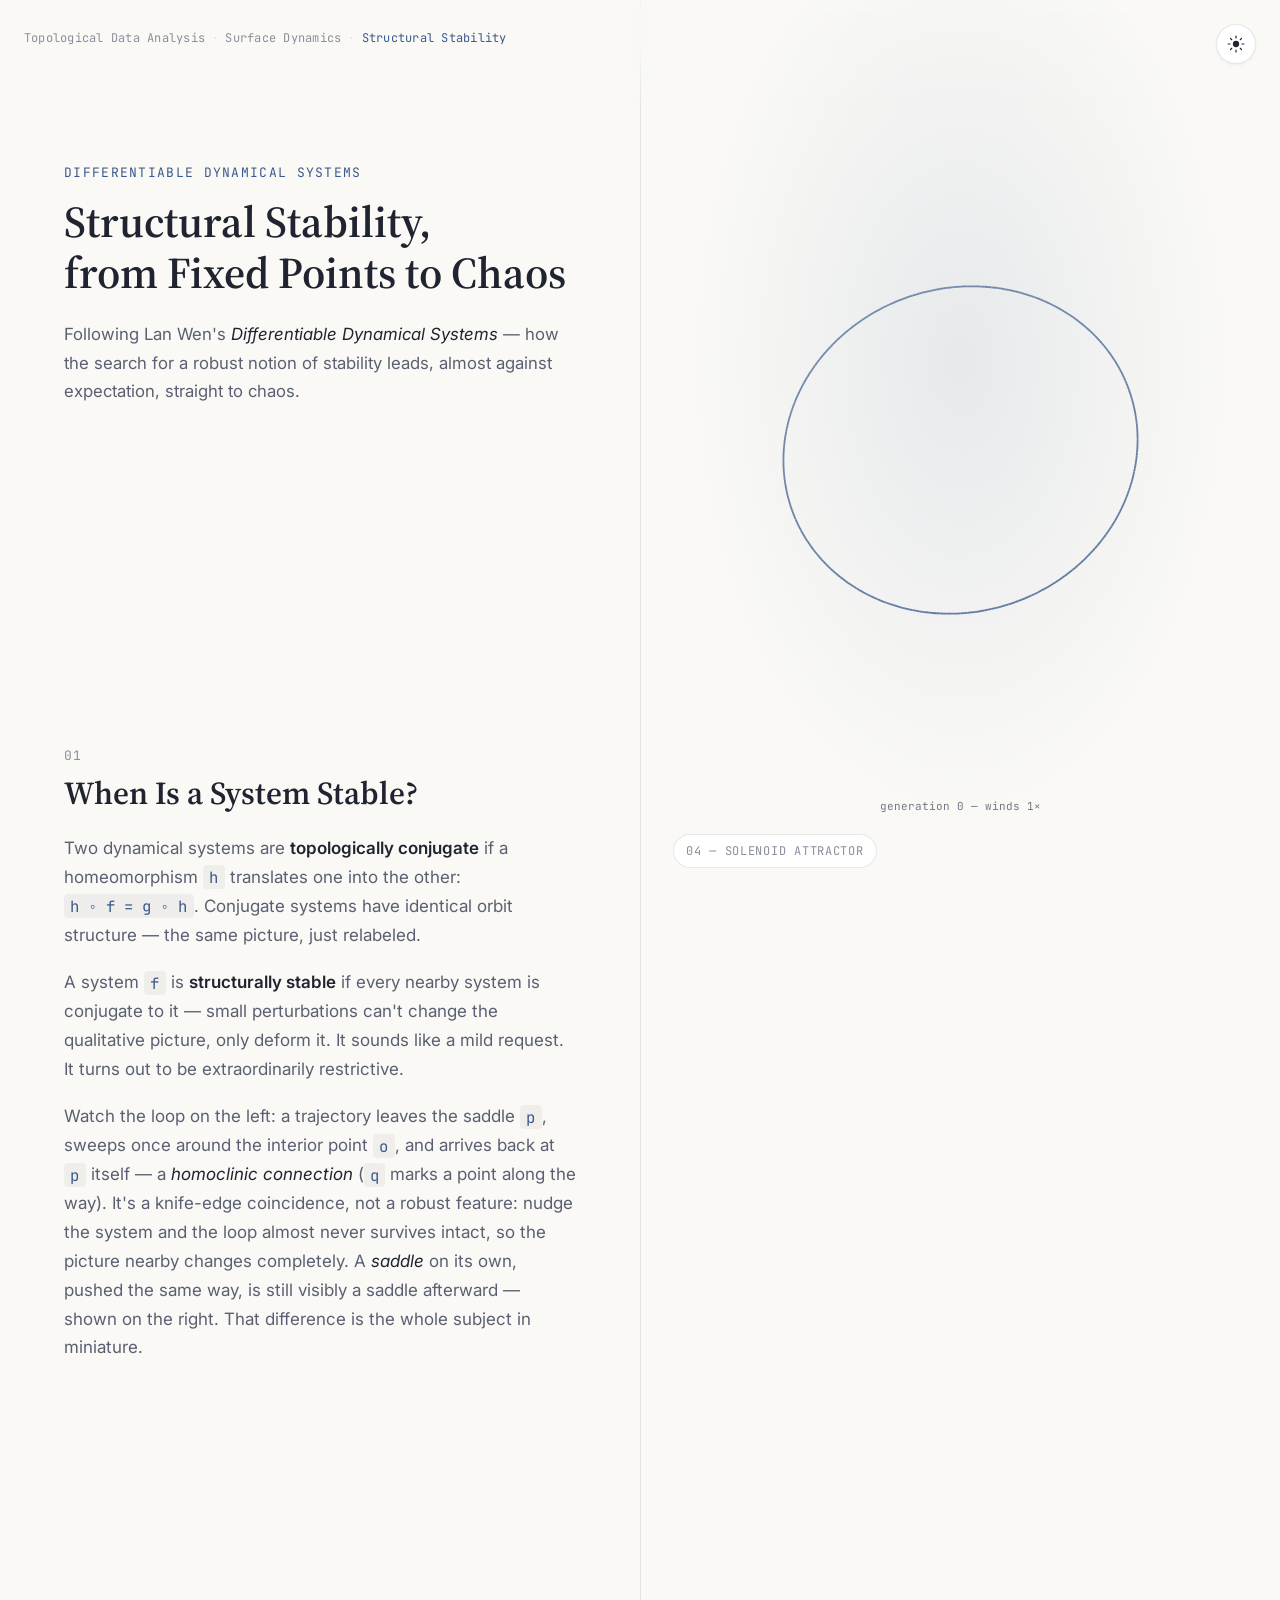
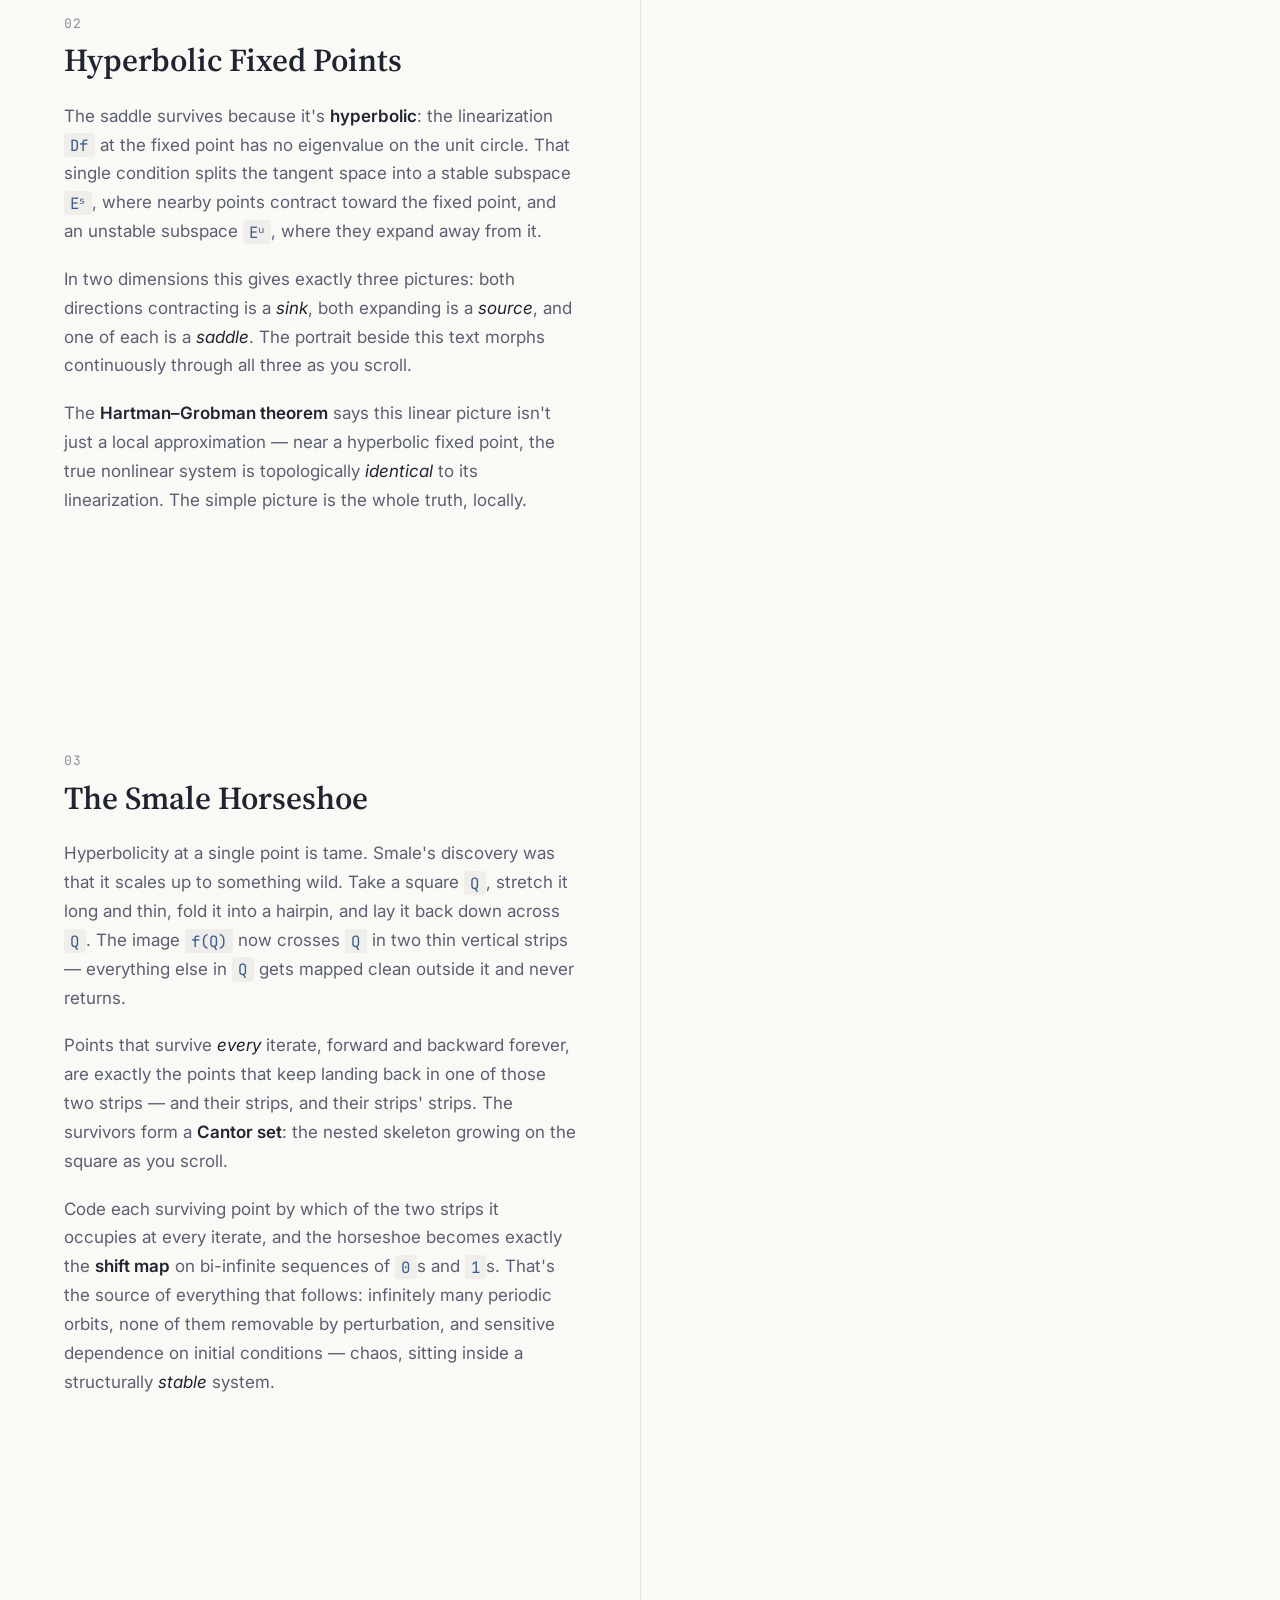
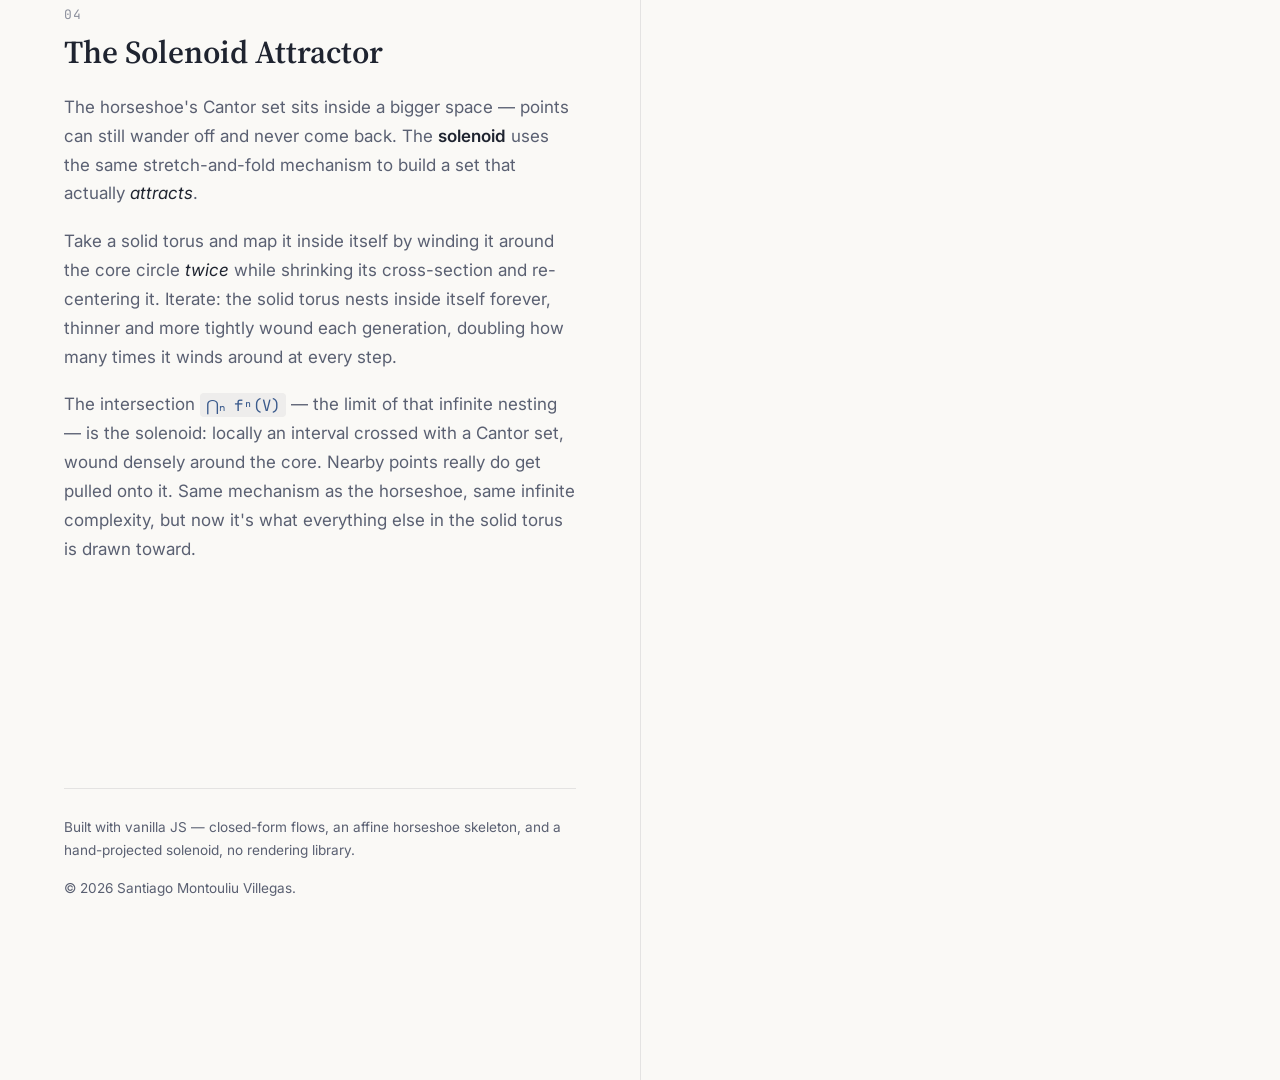
<file: chaos.html>
<!DOCTYPE html>
<html lang="en">
<head>
  <meta charset="UTF-8" />
  <meta name="viewport" content="width=device-width, initial-scale=1.0" />
  <title>Structural Stability, from Fixed Points to Chaos</title>
  <meta name="description" content="A scrollytelling introduction to structural stability and hyperbolicity: hyperbolic fixed points, the Smale horseshoe, and the solenoid attractor." />

  <link rel="preconnect" href="https://fonts.googleapis.com" />
  <link rel="preconnect" href="https://fonts.gstatic.com" crossorigin />
  <link href="https://fonts.googleapis.com/css2?family=Inter:wght@400;500;600&family=JetBrains+Mono:wght@400;500&family=Source+Serif+4:ital,opsz,wght@0,8..60,400;0,8..60,600;1,8..60,400&display=swap" rel="stylesheet" />

  <link rel="stylesheet" href="style.css" />
</head>
<body>

  <div class="top-scrim" aria-hidden="true"></div>

  <nav class="site-nav" aria-label="Entries">
    <a href="index.html">Topological Data Analysis</a>
    <span class="site-nav-sep" aria-hidden="true">·</span>
    <a href="surface-dynamics.html">Surface Dynamics</a>
    <span class="site-nav-sep" aria-hidden="true">·</span>
    <a href="chaos.html" class="is-current">Structural Stability</a>
  </nav>

  <button id="theme-toggle" aria-label="Toggle light and dark mode" title="Toggle theme">
    <svg id="icon-sun" viewBox="0 0 24 24" width="18" height="18" aria-hidden="true">
      <circle cx="12" cy="12" r="4.2"></circle>
      <g stroke-linecap="round">
        <line x1="12" y1="1.5" x2="12" y2="4"></line>
        <line x1="12" y1="20" x2="12" y2="22.5"></line>
        <line x1="1.5" y1="12" x2="4" y2="12"></line>
        <line x1="20" y1="12" x2="22.5" y2="12"></line>
        <line x1="4.6" y1="4.6" x2="6.3" y2="6.3"></line>
        <line x1="17.7" y1="17.7" x2="19.4" y2="19.4"></line>
        <line x1="4.6" y1="19.4" x2="6.3" y2="17.7"></line>
        <line x1="17.7" y1="6.3" x2="19.4" y2="4.6"></line>
      </g>
    </svg>
    <svg id="icon-moon" viewBox="0 0 24 24" width="18" height="18" aria-hidden="true">
      <path d="M20.5 14.5A8.5 8.5 0 1 1 9.5 3.5a7 7 0 0 0 11 11z"></path>
    </svg>
  </button>

  <main class="layout">

    <div class="scene-column">
      <div class="scene-sticky">
        <canvas id="scene-canvas"></canvas>
        <div class="scene-caption">
          <span id="scene-stage-label">01 — Stability</span>
        </div>
      </div>
    </div>

    <div class="text-column">
      <article>

        <header class="hero">
          <p class="eyebrow">Differentiable Dynamical Systems</p>
          <h1>Structural Stability,<br>from Fixed Points to Chaos</h1>
          <p class="hero-sub">
            Following Lan Wen's <em>Differentiable Dynamical Systems</em> — how the search for a robust
            notion of stability leads, almost against expectation, straight to chaos.
          </p>
        </header>

        <!-- Section 1 -->
        <section class="story-section" id="ds-section-1" data-index="0">
          <p class="section-kicker">01</p>
          <h2>When Is a System Stable?</h2>
          <p>
            Two dynamical systems are <strong>topologically conjugate</strong> if a homeomorphism
            <code class="math">h</code> translates one into the other: <code class="math">h ∘ f = g ∘ h</code>.
            Conjugate systems have identical orbit structure — the same picture, just relabeled.
          </p>
          <p>
            A system <code class="math">f</code> is <strong>structurally stable</strong> if every nearby
            system is conjugate to it — small perturbations can't change the qualitative picture, only
            deform it. It sounds like a mild request. It turns out to be extraordinarily restrictive.
          </p>
          <p>
            Watch the loop on the left: a trajectory leaves the saddle <code class="math">p</code>, sweeps
            once around the interior point <code class="math">o</code>, and arrives back at
            <code class="math">p</code> itself — a <em>homoclinic connection</em>
            (<code class="math">q</code> marks a point along the way). It's a knife-edge coincidence, not a
            robust feature: nudge the system and the loop almost never survives intact, so the picture nearby
            changes completely. A <em>saddle</em> on its own, pushed the same way, is still visibly a saddle
            afterward — shown on the right. That difference is the whole subject in miniature.
          </p>
        </section>

        <!-- Section 2 -->
        <section class="story-section" id="ds-section-2" data-index="1">
          <p class="section-kicker">02</p>
          <h2>Hyperbolic Fixed Points</h2>
          <p>
            The saddle survives because it's <strong>hyperbolic</strong>: the linearization
            <code class="math">Df</code> at the fixed point has no eigenvalue on the unit circle. That single
            condition splits the tangent space into a stable subspace <code class="math">Eˢ</code>, where
            nearby points contract toward the fixed point, and an unstable subspace
            <code class="math">Eᵘ</code>, where they expand away from it.
          </p>
          <p>
            In two dimensions this gives exactly three pictures: both directions contracting is a
            <em>sink</em>, both expanding is a <em>source</em>, and one of each is a <em>saddle</em>. The
            portrait beside this text morphs continuously through all three as you scroll.
          </p>
          <p>
            The <strong>Hartman–Grobman theorem</strong> says this linear picture isn't just a local
            approximation — near a hyperbolic fixed point, the true nonlinear system is topologically
            <em>identical</em> to its linearization. The simple picture is the whole truth, locally.
          </p>
        </section>

        <!-- Section 3 -->
        <section class="story-section" id="ds-section-3" data-index="2">
          <p class="section-kicker">03</p>
          <h2>The Smale Horseshoe</h2>
          <p>
            Hyperbolicity at a single point is tame. Smale's discovery was that it scales up to something
            wild. Take a square <code class="math">Q</code>, stretch it long and thin, fold it into a
            hairpin, and lay it back down across <code class="math">Q</code>. The image
            <code class="math">f(Q)</code> now crosses <code class="math">Q</code> in two thin vertical
            strips — everything else in <code class="math">Q</code> gets mapped clean outside it and never
            returns.
          </p>
          <p>
            Points that survive <em>every</em> iterate, forward and backward forever, are exactly the points
            that keep landing back in one of those two strips — and their strips, and their strips' strips.
            The survivors form a <strong>Cantor set</strong>: the nested skeleton growing on the square as
            you scroll.
          </p>
          <p>
            Code each surviving point by which of the two strips it occupies at every iterate, and the
            horseshoe becomes exactly the <strong>shift map</strong> on bi-infinite sequences of
            <code class="math">0</code>s and <code class="math">1</code>s. That's the source of everything
            that follows: infinitely many periodic orbits, none of them removable by perturbation, and
            sensitive dependence on initial conditions — chaos, sitting inside a structurally
            <em>stable</em> system.
          </p>
        </section>

        <!-- Section 4 -->
        <section class="story-section" id="ds-section-4" data-index="3">
          <p class="section-kicker">04</p>
          <h2>The Solenoid Attractor</h2>
          <p>
            The horseshoe's Cantor set sits inside a bigger space — points can still wander off and never
            come back. The <strong>solenoid</strong> uses the same stretch-and-fold mechanism to build a set
            that actually <em>attracts</em>.
          </p>
          <p>
            Take a solid torus and map it inside itself by winding it around the core circle <em>twice</em>
            while shrinking its cross-section and re-centering it. Iterate: the solid torus nests inside
            itself forever, thinner and more tightly wound each generation, doubling how many times it
            winds around at every step.
          </p>
          <p>
            The intersection <code class="math">⋂ₙ fⁿ(V)</code> — the limit of that infinite nesting — is
            the solenoid: locally an interval crossed with a Cantor set, wound densely around the core.
            Nearby points really do get pulled onto it. Same mechanism as the horseshoe, same infinite
            complexity, but now it's what everything else in the solid torus is drawn toward.
          </p>
        </section>

        <footer class="page-footer">
          <p>Built with vanilla JS — closed-form flows, an affine horseshoe skeleton, and a hand-projected solenoid, no rendering library.</p>
          <p class="copyright">© <span class="copyright-year"></span> Santiago Montouliu Villegas.</p>
        </footer>

      </article>
    </div>

  </main>

  <script>
    document.querySelectorAll(".copyright-year").forEach((el) => { el.textContent = new Date().getFullYear(); });
  </script>
  <script type="module" src="chaos.js"></script>
</body>
</html>
</file>
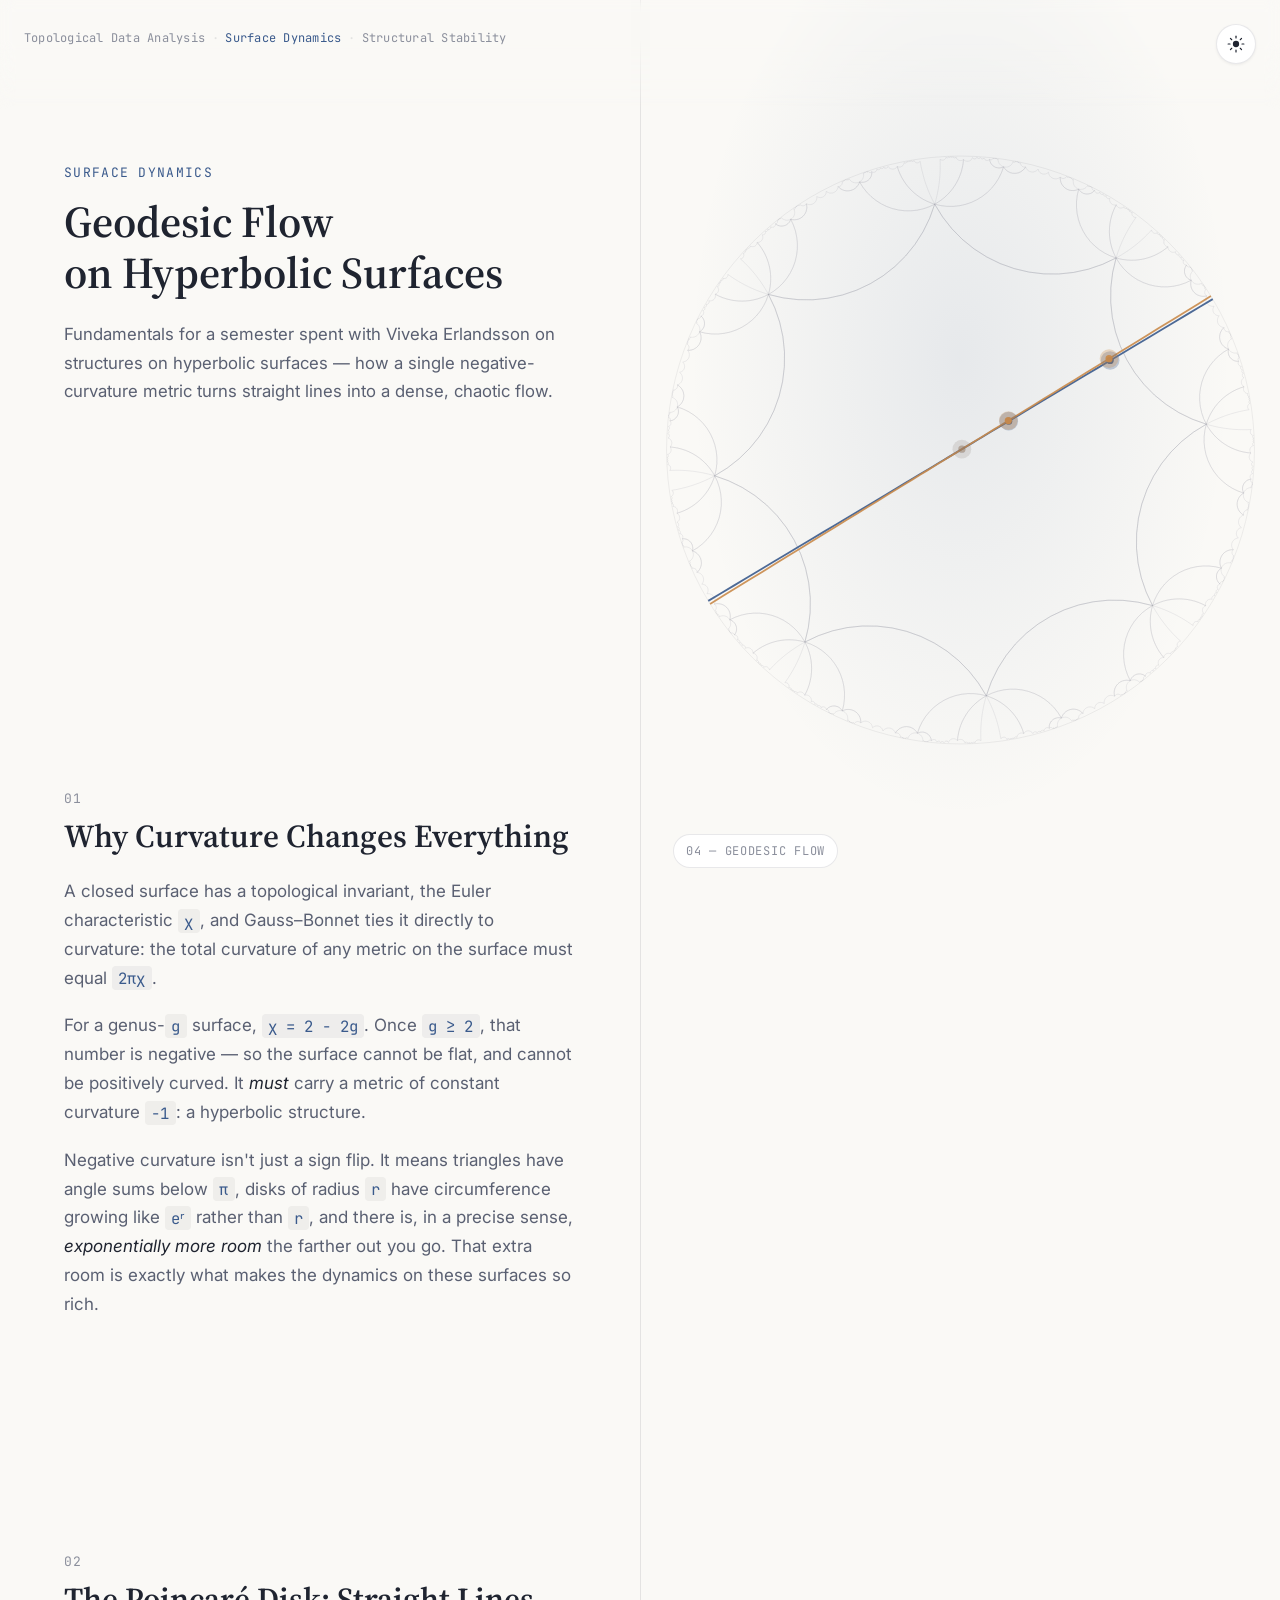
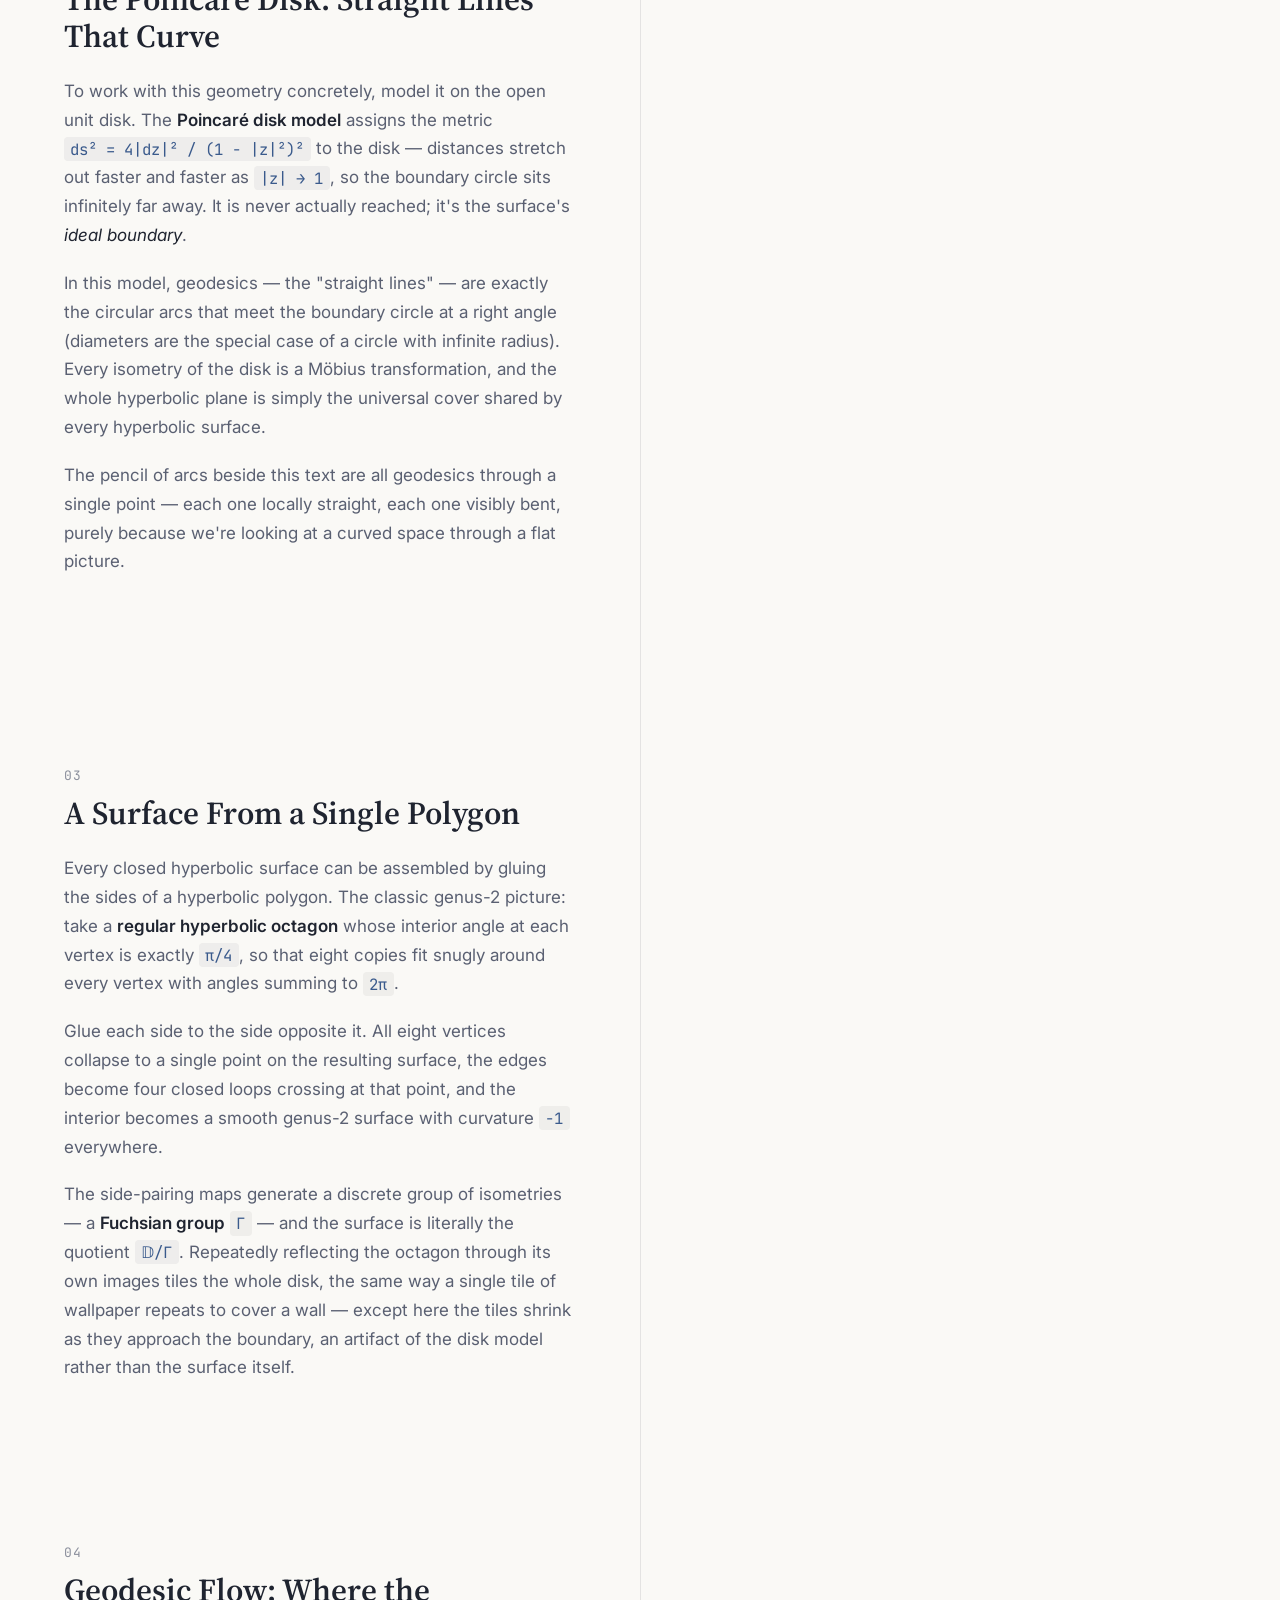
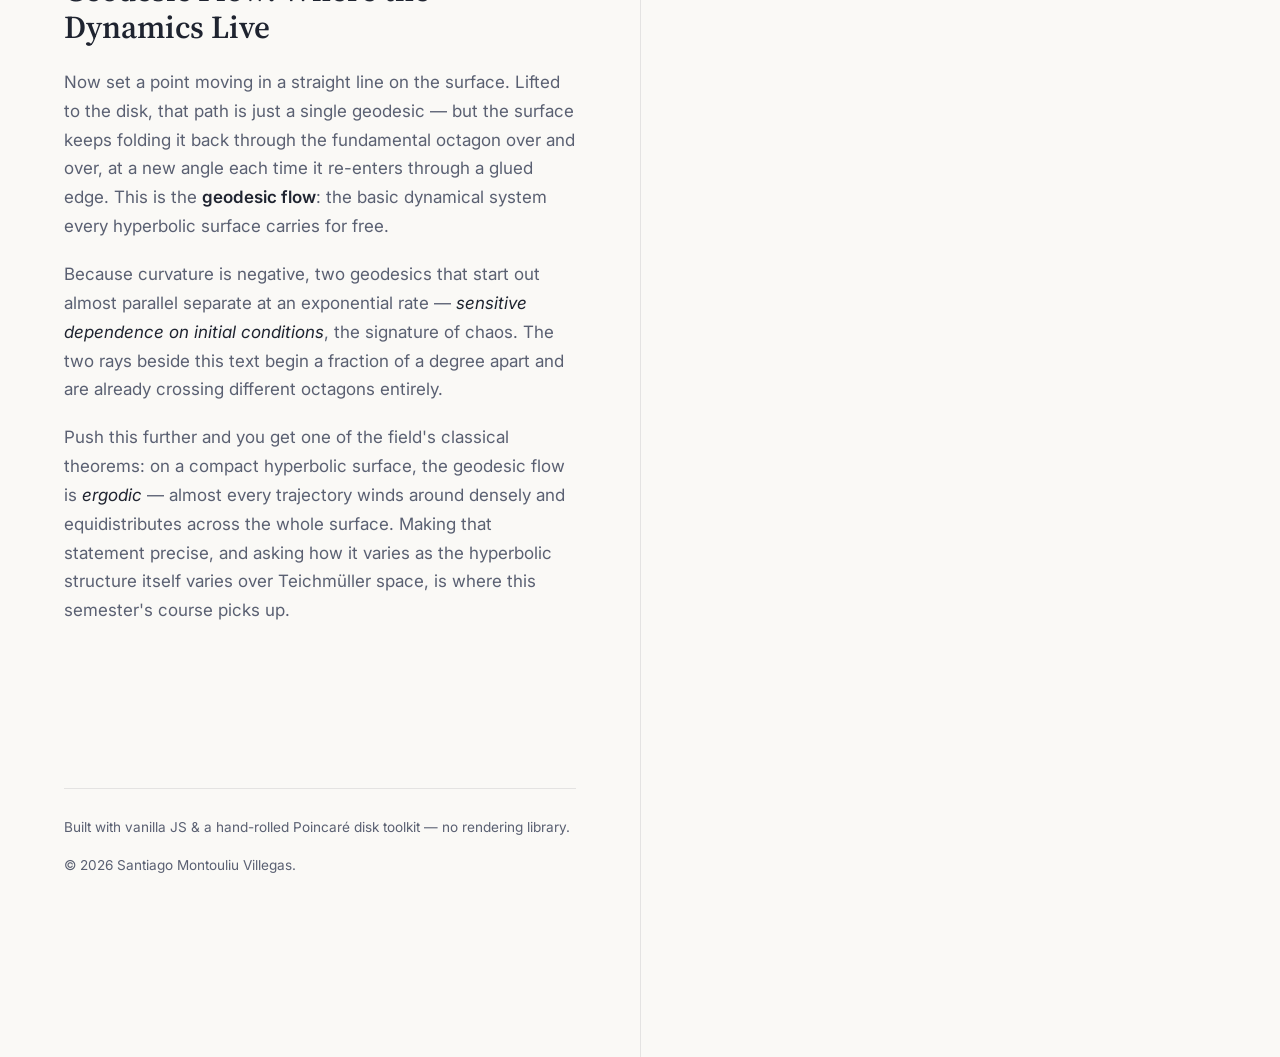
<file: surface-dynamics.html>
<!DOCTYPE html>
<html lang="en">
<head>
  <meta charset="UTF-8" />
  <meta name="viewport" content="width=device-width, initial-scale=1.0" />
  <title>Surface Dynamics — Geodesic Flow on Hyperbolic Surfaces</title>
  <meta name="description" content="A scrollytelling introduction to hyperbolic surfaces: the Poincaré disk, building a genus-2 surface from an octagon, and the geodesic flow that drives its dynamics." />

  <link rel="preconnect" href="https://fonts.googleapis.com" />
  <link rel="preconnect" href="https://fonts.gstatic.com" crossorigin />
  <link href="https://fonts.googleapis.com/css2?family=Inter:wght@400;500;600&family=JetBrains+Mono:wght@400;500&family=Source+Serif+4:ital,opsz,wght@0,8..60,400;0,8..60,600;1,8..60,400&display=swap" rel="stylesheet" />

  <link rel="stylesheet" href="style.css" />
</head>
<body>

  <div class="top-scrim" aria-hidden="true"></div>

  <nav class="site-nav" aria-label="Entries">
    <a href="index.html">Topological Data Analysis</a>
    <span class="site-nav-sep" aria-hidden="true">·</span>
    <a href="surface-dynamics.html" class="is-current">Surface Dynamics</a>
    <span class="site-nav-sep" aria-hidden="true">·</span>
    <a href="chaos.html">Structural Stability</a>
  </nav>

  <button id="theme-toggle" aria-label="Toggle light and dark mode" title="Toggle theme">
    <svg id="icon-sun" viewBox="0 0 24 24" width="18" height="18" aria-hidden="true">
      <circle cx="12" cy="12" r="4.2"></circle>
      <g stroke-linecap="round">
        <line x1="12" y1="1.5" x2="12" y2="4"></line>
        <line x1="12" y1="20" x2="12" y2="22.5"></line>
        <line x1="1.5" y1="12" x2="4" y2="12"></line>
        <line x1="20" y1="12" x2="22.5" y2="12"></line>
        <line x1="4.6" y1="4.6" x2="6.3" y2="6.3"></line>
        <line x1="17.7" y1="17.7" x2="19.4" y2="19.4"></line>
        <line x1="4.6" y1="19.4" x2="6.3" y2="17.7"></line>
        <line x1="17.7" y1="6.3" x2="19.4" y2="4.6"></line>
      </g>
    </svg>
    <svg id="icon-moon" viewBox="0 0 24 24" width="18" height="18" aria-hidden="true">
      <path d="M20.5 14.5A8.5 8.5 0 1 1 9.5 3.5a7 7 0 0 0 11 11z"></path>
    </svg>
  </button>

  <main class="layout">

    <!-- Right / background column: sticky 2D canvas, the Poincaré disk -->
    <div class="scene-column">
      <div class="scene-sticky">
        <canvas id="scene-canvas"></canvas>
        <div class="scene-caption">
          <span id="scene-stage-label">01 — Constant Curvature</span>
        </div>
      </div>
    </div>

    <!-- Left / foreground column: scrolling article -->
    <div class="text-column">
      <article>

        <header class="hero">
          <p class="eyebrow">Surface Dynamics</p>
          <h1>Geodesic Flow<br>on Hyperbolic Surfaces</h1>
          <p class="hero-sub">
            Fundamentals for a semester spent with Viveka Erlandsson on structures on hyperbolic surfaces —
            how a single negative-curvature metric turns straight lines into a dense, chaotic flow.
          </p>
        </header>

        <!-- Section 1 -->
        <section class="story-section" id="sd-section-1" data-index="0">
          <p class="section-kicker">01</p>
          <h2>Why Curvature Changes Everything</h2>
          <p>
            A closed surface has a topological invariant, the Euler characteristic
            <code class="math">χ</code>, and Gauss–Bonnet ties it directly to curvature:
            the total curvature of any metric on the surface must equal <code class="math">2πχ</code>.
          </p>
          <p>
            For a genus-<code class="math">g</code> surface, <code class="math">χ = 2 − 2g</code>. Once
            <code class="math">g ≥ 2</code>, that number is negative — so the surface cannot be flat, and
            cannot be positively curved. It <em>must</em> carry a metric of constant curvature
            <code class="math">−1</code>: a hyperbolic structure.
          </p>
          <p>
            Negative curvature isn't just a sign flip. It means triangles have angle sums below
            <code class="math">π</code>, disks of radius <code class="math">r</code> have circumference
            growing like <code class="math">eʳ</code> rather than <code class="math">r</code>, and there is,
            in a precise sense, <em>exponentially more room</em> the farther out you go. That extra room is
            exactly what makes the dynamics on these surfaces so rich.
          </p>
        </section>

        <!-- Section 2 -->
        <section class="story-section" id="sd-section-2" data-index="1">
          <p class="section-kicker">02</p>
          <h2>The Poincaré Disk: Straight Lines That Curve</h2>
          <p>
            To work with this geometry concretely, model it on the open unit disk. The
            <strong>Poincaré disk model</strong> assigns the metric
            <code class="math">ds² = 4|dz|² / (1 − |z|²)²</code> to the disk — distances stretch out
            faster and faster as <code class="math">|z| → 1</code>, so the boundary circle sits infinitely
            far away. It is never actually reached; it's the surface's <em>ideal boundary</em>.
          </p>
          <p>
            In this model, geodesics — the "straight lines" — are exactly the circular arcs that meet the
            boundary circle at a right angle (diameters are the special case of a circle with infinite
            radius). Every isometry of the disk is a Möbius transformation, and the whole hyperbolic plane
            is simply the universal cover shared by every hyperbolic surface.
          </p>
          <p>
            The pencil of arcs beside this text are all geodesics through a single point — each one locally
            straight, each one visibly bent, purely because we're looking at a curved space through a flat
            picture.
          </p>
        </section>

        <!-- Section 3 -->
        <section class="story-section" id="sd-section-3" data-index="2">
          <p class="section-kicker">03</p>
          <h2>A Surface From a Single Polygon</h2>
          <p>
            Every closed hyperbolic surface can be assembled by gluing the sides of a hyperbolic polygon.
            The classic genus-2 picture: take a <strong>regular hyperbolic octagon</strong> whose interior
            angle at each vertex is exactly <code class="math">π/4</code>, so that eight copies fit snugly
            around every vertex with angles summing to <code class="math">2π</code>.
          </p>
          <p>
            Glue each side to the side opposite it. All eight vertices collapse to a single point on the
            resulting surface, the edges become four closed loops crossing at that point, and the interior
            becomes a smooth genus-2 surface with curvature <code class="math">−1</code> everywhere.
          </p>
          <p>
            The side-pairing maps generate a discrete group of isometries — a <strong>Fuchsian group</strong>
            <code class="math">Γ</code> — and the surface is literally the quotient <code class="math">𝔻/Γ</code>.
            Repeatedly reflecting the octagon through its own images tiles the whole disk, the same way a
            single tile of wallpaper repeats to cover a wall — except here the tiles shrink as they
            approach the boundary, an artifact of the disk model rather than the surface itself.
          </p>
        </section>

        <!-- Section 4 -->
        <section class="story-section" id="sd-section-4" data-index="3">
          <p class="section-kicker">04</p>
          <h2>Geodesic Flow: Where the Dynamics Live</h2>
          <p>
            Now set a point moving in a straight line on the surface. Lifted to the disk, that path is just
            a single geodesic — but the surface keeps folding it back through the fundamental octagon over
            and over, at a new angle each time it re-enters through a glued edge. This is the
            <strong>geodesic flow</strong>: the basic dynamical system every hyperbolic surface carries for free.
          </p>
          <p>
            Because curvature is negative, two geodesics that start out almost parallel separate at an
            exponential rate — <em>sensitive dependence on initial conditions</em>, the signature of chaos.
            The two rays beside this text begin a fraction of a degree apart and are already crossing
            different octagons entirely.
          </p>
          <p>
            Push this further and you get one of the field's classical theorems: on a compact hyperbolic
            surface, the geodesic flow is <em>ergodic</em> — almost every trajectory winds around
            densely and equidistributes across the whole surface. Making that statement precise, and asking
            how it varies as the hyperbolic structure itself varies over Teichmüller space, is where this
            semester's course picks up.
          </p>
        </section>

        <footer class="page-footer">
          <p>Built with vanilla JS &amp; a hand-rolled Poincaré disk toolkit — no rendering library.</p>
          <p class="copyright">© <span class="copyright-year"></span> Santiago Montouliu Villegas.</p>
        </footer>

      </article>
    </div>

  </main>

  <script>
    document.querySelectorAll(".copyright-year").forEach((el) => { el.textContent = new Date().getFullYear(); });
  </script>
  <script type="module" src="surface-dynamics.js"></script>
</body>
</html>
</file>
<file: style.css>
/* ==========================================================================
   Design tokens
   Light mode is the default; dark mode overrides via [data-theme="dark"]
   or an OS-level preference when no explicit choice has been made.
   ========================================================================== */

:root {
  --bg: #faf9f6;
  --bg-elevated: #ffffff;
  --text-primary: #1f2430;
  --text-secondary: #5a6072;
  --text-tertiary: #8b8f9c;
  --accent: #3a5a8c;
  --accent-soft: rgba(58, 90, 140, 0.1);
  --border: rgba(31, 36, 48, 0.1);
  --code-bg: rgba(31, 36, 48, 0.05);

  --scene-fog: #faf9f6;
  --scene-point-a: #3a5a8c;
  --scene-point-b: #c98a4b;
  --scene-ambient: #ffffff;

  --font-sans: "Inter", -apple-system, BlinkMacSystemFont, "Segoe UI", sans-serif;
  --font-serif: "Source Serif 4", Georgia, serif;
  --font-mono: "JetBrains Mono", ui-monospace, "SF Mono", Menlo, monospace;

  --max-text-width: 620px;
  --transition-theme: background-color 0.4s ease, color 0.4s ease, border-color 0.4s ease;
}

[data-theme="dark"] {
  --bg: #14161c;
  --bg-elevated: #1b1e26;
  --text-primary: #e7e6e2;
  --text-secondary: #a4a7b3;
  --text-tertiary: #6c7080;
  --accent: #8fb3e8;
  --accent-soft: rgba(143, 179, 232, 0.12);
  --border: rgba(231, 230, 226, 0.1);
  --code-bg: rgba(231, 230, 226, 0.06);

  --scene-fog: #14161c;
  --scene-point-a: #8fb3e8;
  --scene-point-b: #e0a868;
  --scene-ambient: #2a2e3a;
}

/* Fall back to OS preference only when the user hasn't chosen explicitly.
   main.js sets [data-theme] on <html> as soon as it determines a mode,
   so this block only ever matters before JS runs / if JS is disabled. */
@media (prefers-color-scheme: dark) {
  :root:not([data-theme="light"]) {
    --bg: #14161c;
    --bg-elevated: #1b1e26;
    --text-primary: #e7e6e2;
    --text-secondary: #a4a7b3;
    --text-tertiary: #6c7080;
    --accent: #8fb3e8;
    --accent-soft: rgba(143, 179, 232, 0.12);
    --border: rgba(231, 230, 226, 0.1);
    --code-bg: rgba(231, 230, 226, 0.06);

    --scene-fog: #14161c;
    --scene-point-a: #8fb3e8;
    --scene-point-b: #e0a868;
    --scene-ambient: #2a2e3a;
  }
}

/* ==========================================================================
   Reset & base
   ========================================================================== */

*, *::before, *::after { box-sizing: border-box; }

html { scroll-behavior: smooth; }

body {
  margin: 0;
  background: var(--bg);
  color: var(--text-primary);
  font-family: var(--font-sans);
  font-size: 17px;
  line-height: 1.7;
  -webkit-font-smoothing: antialiased;
  transition: var(--transition-theme);
}

h1, h2, h3 { font-family: var(--font-serif); font-weight: 600; line-height: 1.15; margin: 0 0 0.5em; }

p { margin: 0 0 1.1em; color: var(--text-secondary); }

strong { color: var(--text-primary); font-weight: 600; }

em { color: var(--text-primary); font-style: italic; }

a { color: var(--accent); }

/* Mathematical variables: monospace, slightly accented */
code.math {
  font-family: var(--font-mono);
  font-size: 0.92em;
  background: var(--code-bg);
  color: var(--accent);
  padding: 0.1em 0.4em;
  border-radius: 4px;
  white-space: nowrap;
}

/* ==========================================================================
   Site nav — switch between entries, fixed top-left
   ========================================================================== */

.site-nav {
  position: fixed;
  top: 28px;
  left: 24px;
  z-index: 100;
  display: flex;
  align-items: center;
  gap: 0.55em;
  font-family: var(--font-mono);
  font-size: 12px;
  letter-spacing: 0.02em;
}

.site-nav a {
  color: var(--text-tertiary);
  text-decoration: none;
  transition: color 0.2s ease;
}

.site-nav a:hover { color: var(--text-primary); }

.site-nav a.is-current {
  color: var(--accent);
  pointer-events: none;
}

.site-nav-sep { color: var(--border); }

@media (max-width: 900px) {
  .site-nav {
    top: 16px;
    left: 16px;
    font-size: 11px;
  }
}

/* ==========================================================================
   Top scrim — blurs scrolling text as it passes under the fixed nav and
   theme toggle, so their labels never collide with page content.
   ========================================================================== */

.top-scrim {
  position: fixed;
  top: 0;
  left: 0;
  right: 0;
  height: 110px;
  z-index: 90; /* below .site-nav / #theme-toggle (100), above scrolled content */
  pointer-events: none;
  backdrop-filter: blur(7px);
  -webkit-backdrop-filter: blur(7px);
  mask-image: linear-gradient(to bottom, black 0%, black 35%, transparent 100%);
  -webkit-mask-image: linear-gradient(to bottom, black 0%, black 35%, transparent 100%);
}

/* ==========================================================================
   Theme toggle
   ========================================================================== */

#theme-toggle {
  position: fixed;
  top: 24px;
  right: 24px;
  z-index: 100;
  width: 40px;
  height: 40px;
  border-radius: 50%;
  border: 1px solid var(--border);
  background: var(--bg-elevated);
  color: var(--text-primary);
  display: flex;
  align-items: center;
  justify-content: center;
  cursor: pointer;
  transition: var(--transition-theme), transform 0.2s ease, box-shadow 0.2s ease;
  box-shadow: 0 1px 3px rgba(0, 0, 0, 0.06);
}

#theme-toggle:hover {
  transform: translateY(-1px);
  box-shadow: 0 4px 10px rgba(0, 0, 0, 0.1);
}

#theme-toggle svg { fill: none; stroke: currentColor; stroke-width: 1.6; }
#icon-sun circle { fill: currentColor; stroke: none; }
#icon-moon path { fill: currentColor; }

#icon-sun, #icon-moon {
  position: absolute;
  transition: opacity 0.25s ease, transform 0.25s ease;
}

/* Show sun icon (click to go dark) in light mode; moon icon in dark mode */
:root:not([data-theme="dark"]) #icon-moon { opacity: 0; transform: scale(0.5) rotate(-40deg); }
:root:not([data-theme="dark"]) #icon-sun  { opacity: 1; transform: scale(1) rotate(0); }
[data-theme="dark"] #icon-sun  { opacity: 0; transform: scale(0.5) rotate(40deg); }
[data-theme="dark"] #icon-moon { opacity: 1; transform: scale(1) rotate(0); }

/* ==========================================================================
   Layout — two columns on desktop
   ========================================================================== */

.layout {
  display: grid;
  grid-template-columns: minmax(0, 1fr) minmax(0, 1fr);
}

.scene-column {
  position: relative;
  order: 2;
  border-left: 1px solid var(--border);
}

.scene-sticky {
  position: sticky;
  top: 0;
  height: 100vh;
  display: flex;
  align-items: center;
  justify-content: center;
  overflow: hidden;
  background:
    radial-gradient(ellipse at 50% 40%, var(--accent-soft), transparent 60%),
    var(--bg);
  transition: var(--transition-theme);
}

#scene-canvas {
  display: block;
  width: 100%;
  height: 100%;
}

.scene-caption {
  position: absolute;
  left: 32px;
  bottom: 32px;
  font-family: var(--font-mono);
  font-size: 12px;
  letter-spacing: 0.06em;
  text-transform: uppercase;
  color: var(--text-tertiary);
  padding: 6px 12px;
  border: 1px solid var(--border);
  border-radius: 999px;
  background: var(--bg-elevated);
  transition: var(--transition-theme);
}

/* Betti number readout — a small stacked panel, bottom-right of the scene,
   mirroring .scene-caption's chip language. Rows are revealed one at a
   time by main.js setting their inline opacity; the transition here just
   makes that reveal (and every theme swap) smooth. */
.betti-counter {
  position: absolute;
  right: 32px;
  bottom: 32px;
  display: flex;
  flex-direction: column;
  gap: 4px;
  padding: 10px 14px;
  border: 1px solid var(--border);
  border-radius: 12px;
  background: var(--bg-elevated);
  font-family: var(--font-mono);
  font-size: 13px;
  transition: var(--transition-theme);
}

.betti-row {
  display: flex;
  align-items: baseline;
  gap: 0.8em;
  opacity: 0;
  transition: opacity 0.6s ease;
}

.betti-symbol { color: var(--text-tertiary); }
.betti-value { color: var(--accent); font-weight: 500; min-width: 1ch; text-align: right; }

@media (max-width: 900px) {
  .betti-counter { right: 20px; bottom: 20px; padding: 8px 12px; font-size: 12px; }
}

.text-column {
  order: 1;
  padding: 0 clamp(24px, 5vw, 64px);
}

article {
  max-width: var(--max-text-width);
  margin: 0 auto;
  padding: 18vh 0 20vh;
}

/* ==========================================================================
   Hero
   ========================================================================== */

.hero { margin-bottom: 28vh; }

.eyebrow {
  font-family: var(--font-mono);
  font-size: 13px;
  letter-spacing: 0.1em;
  text-transform: uppercase;
  color: var(--accent);
  margin-bottom: 1em;
}

.hero h1 {
  font-size: clamp(2rem, 4vw, 2.75rem);
  color: var(--text-primary);
}

.hero-sub {
  font-size: 1.05rem;
  margin-top: 0.75em;
  max-width: 46ch;
}

/* ==========================================================================
   Story sections
   ========================================================================== */

.story-section {
  min-height: 90vh;
  display: flex;
  flex-direction: column;
  justify-content: center;
  padding: 6vh 0;
}

.section-kicker {
  font-family: var(--font-mono);
  font-size: 13px;
  color: var(--text-tertiary);
  letter-spacing: 0.08em;
  margin-bottom: 0.6em;
}

.story-section h2 {
  font-size: clamp(1.5rem, 3vw, 2rem);
  color: var(--text-primary);
  margin-bottom: 0.7em;
}

.betti-list {
  list-style: none;
  margin: 0 0 1.1em;
  padding: 0;
  display: flex;
  flex-direction: column;
  gap: 0.6em;
}

.betti-list li {
  color: var(--text-secondary);
  padding-left: 1.4em;
  position: relative;
}

.betti-list li::before {
  content: "";
  position: absolute;
  left: 0;
  top: 0.55em;
  width: 6px;
  height: 6px;
  border-radius: 50%;
  background: var(--accent);
}

.equation {
  font-size: 1.4rem;
  text-align: center;
  padding: 1.1em 0;
  margin: 0.5em 0 1.3em;
  border-top: 1px solid var(--border);
  border-bottom: 1px solid var(--border);
}

.equation code.math {
  background: none;
  padding: 0;
  white-space: normal;
  font-size: 1em;
}

/* ==========================================================================
   Call to action
   ========================================================================== */

.cta-wrap { margin-top: 2em; }

.cta-button {
  display: inline-flex;
  align-items: center;
  gap: 0.6em;
  font-family: var(--font-sans);
  font-weight: 500;
  font-size: 0.95rem;
  color: var(--bg);
  background: var(--text-primary);
  padding: 0.9em 1.5em;
  border-radius: 8px;
  text-decoration: none;
  transition: transform 0.2s ease, box-shadow 0.2s ease, background 0.3s ease, color 0.3s ease;
}

.cta-button:hover {
  transform: translateY(-2px);
  box-shadow: 0 8px 20px rgba(0, 0, 0, 0.15);
}

.cta-button svg { transition: transform 0.2s ease; }
.cta-button:hover svg { transform: translateX(3px); }

/* ==========================================================================
   Footer
   ========================================================================== */

.page-footer {
  margin-top: 10vh;
  padding-top: 2em;
  border-top: 1px solid var(--border);
  font-size: 0.85rem;
  color: var(--text-tertiary);
}

.page-footer .copyright {
  margin-top: 0.4em;
  margin-bottom: 0;
}

/* ==========================================================================
   Responsive — mobile: canvas fixed at top, text scrolls over it
   ========================================================================== */

@media (max-width: 900px) {
  .layout {
    display: block;
  }

  .scene-column {
    order: 1;
    border-left: none;
    position: fixed;
    inset: 0;
    z-index: -1;
  }

  .scene-sticky {
    position: fixed;
    height: 100vh;
  }

  .text-column {
    order: 2;
    padding: 0 20px;
    margin-top: 60vh;
    background: var(--bg);
    border-top-left-radius: 20px;
    border-top-right-radius: 20px;
    box-shadow: 0 -20px 40px rgba(0, 0, 0, 0.08);
    position: relative;
  }

  article { padding: 8vh 0 16vh; }

  .hero { margin-bottom: 12vh; }

  .story-section { min-height: auto; padding: 8vh 0; }

  .scene-caption { left: 20px; bottom: 20px; }
}
</file>
